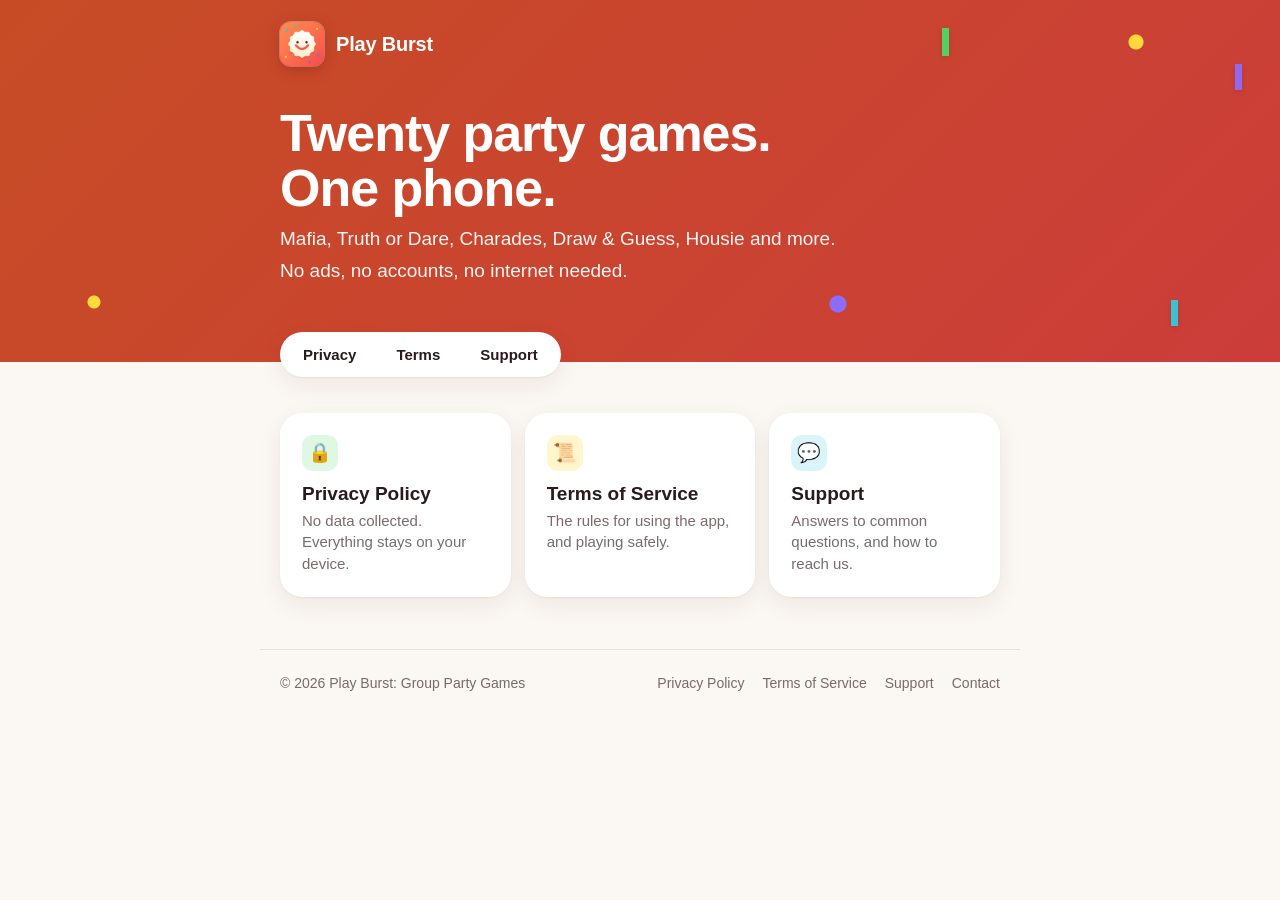
<file: index.html>
<!DOCTYPE html>
<html lang="en">
<head>
<meta charset="utf-8">
<meta name="viewport" content="width=device-width, initial-scale=1">
<title>Play Burst: Group Party Games</title>
<meta name="description" content="Play Burst: twenty party games on one phone.">
<meta name="theme-color" content="#f86d4d">
<link rel="icon" href="assets/favicon.png">
<link rel="apple-touch-icon" href="assets/icon.png">
<link rel="stylesheet" href="assets/style.css">
</head>
<body>
<header class="hero">
  <div class="wrap">
    <a class="brand" href="index.html"><img src="assets/icon.png" alt="" width="44" height="44"><span>Play Burst</span></a>
    <h1>Twenty party games.<br>One phone.</h1>
    <p class="lede">Mafia, Truth or Dare, Charades, Draw &amp; Guess, Housie and more. No ads, no accounts, no internet needed.</p>
  </div>
</header>
<div class="tabs"><div class="wrap"><nav aria-label="Pages"><a href="privacy.html">Privacy</a><a href="terms.html">Terms</a><a href="support.html">Support</a></nav></div></div>
<main><div class="wrap">
<div class="pages">
  <a href="privacy.html"><span class="icon i-green" aria-hidden="true">🔒</span><strong>Privacy Policy</strong><span>No data collected. Everything stays on your device.</span></a>
  <a href="terms.html"><span class="icon i-yellow" aria-hidden="true">📜</span><strong>Terms of Service</strong><span>The rules for using the app, and playing safely.</span></a>
  <a href="support.html"><span class="icon i-cyan" aria-hidden="true">💬</span><strong>Support</strong><span>Answers to common questions, and how to reach us.</span></a>
</div>
</div></main>
<footer><div class="wrap">
  <span>© 2026 Play Burst: Group Party Games</span>
  <nav aria-label="Footer"><a href="privacy.html">Privacy Policy</a><a href="terms.html">Terms of Service</a><a href="support.html">Support</a><a href="mailto:sunil588.k@gmail.com">Contact</a></nav>
</div></footer>
</body>
</html>
</file>
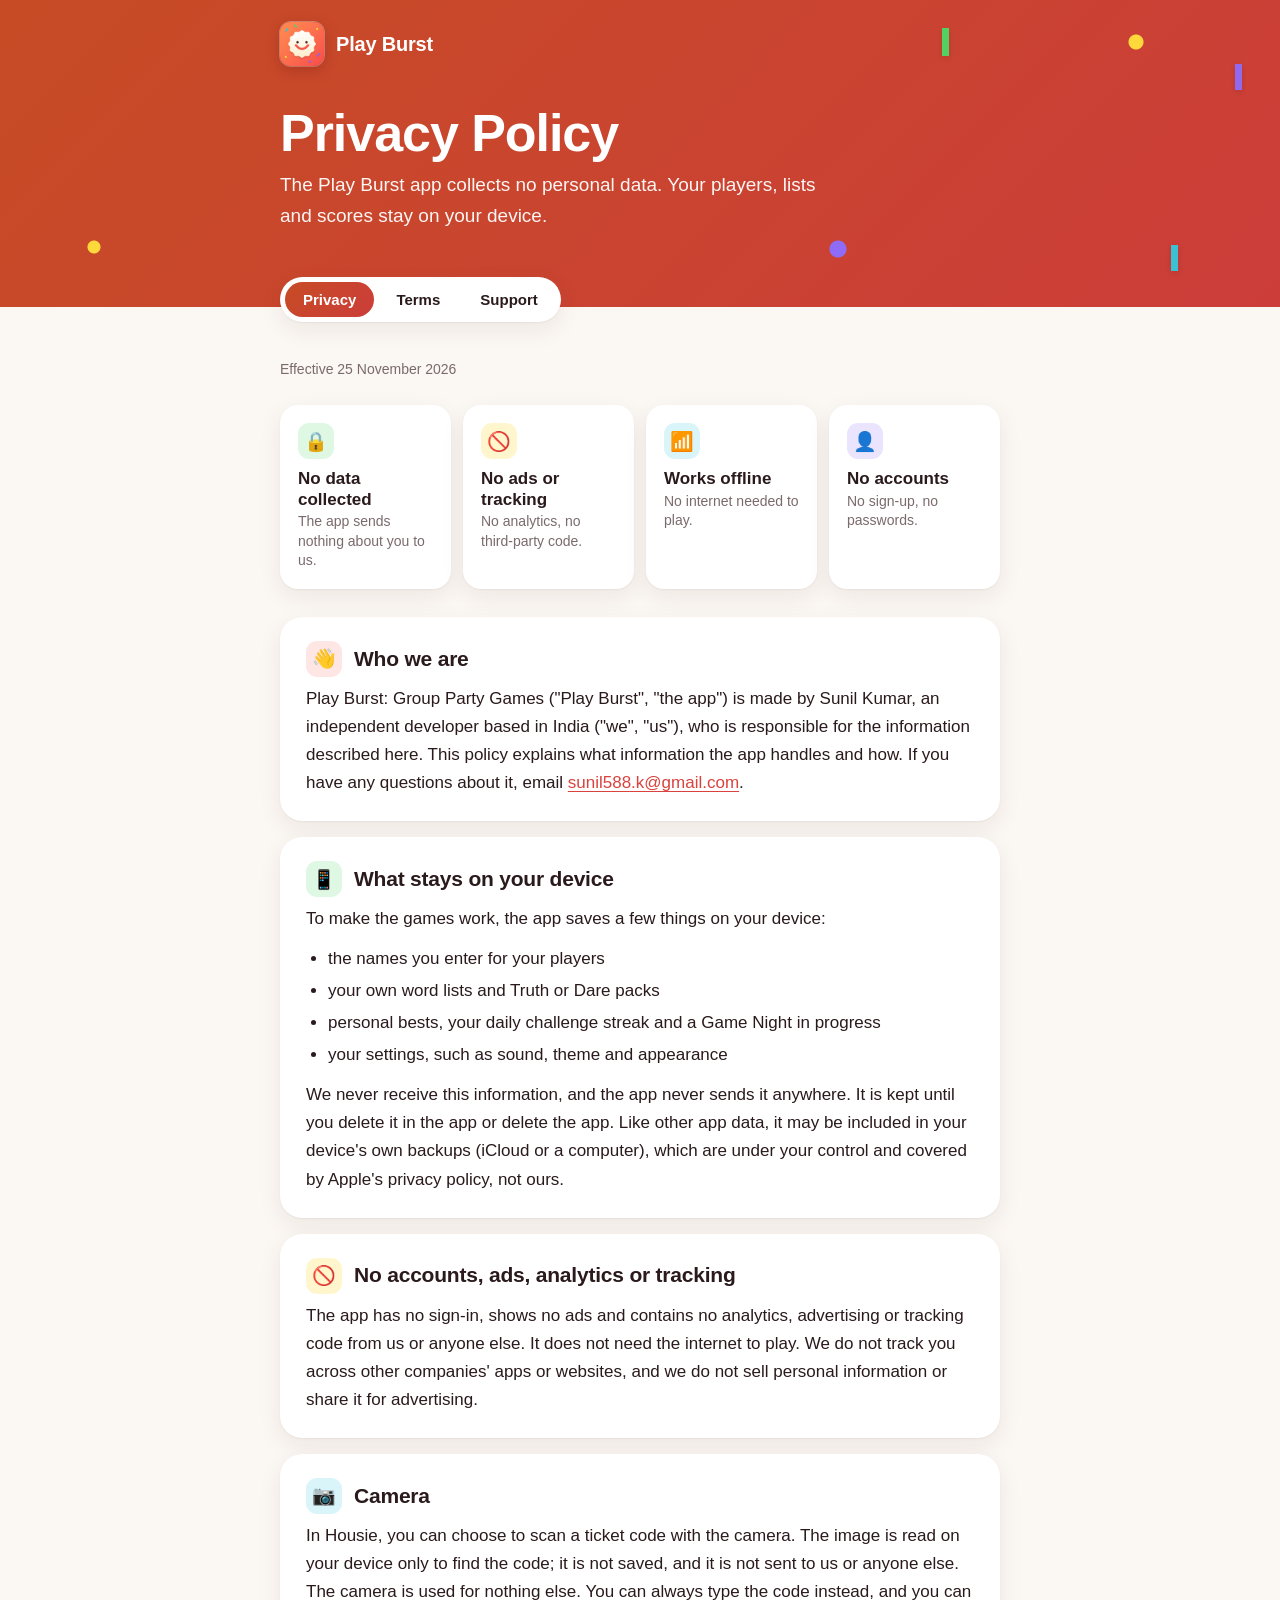
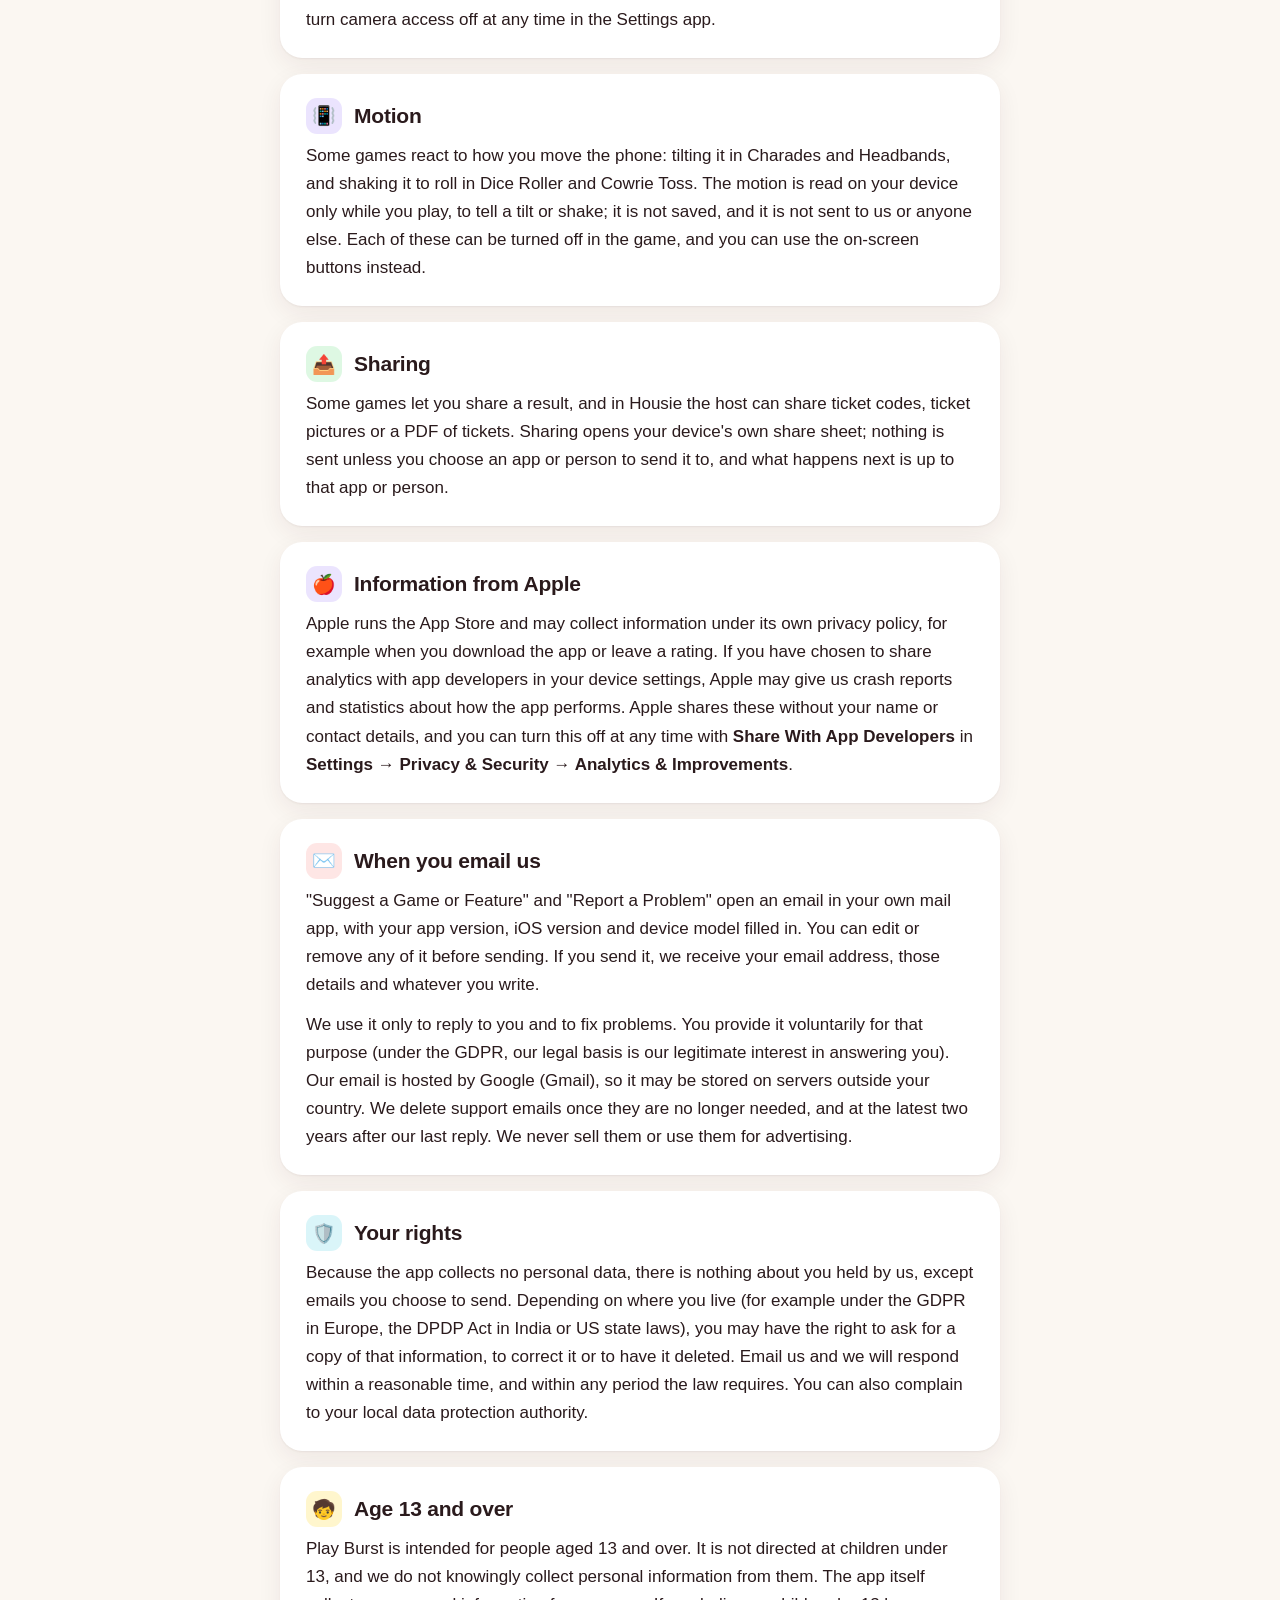
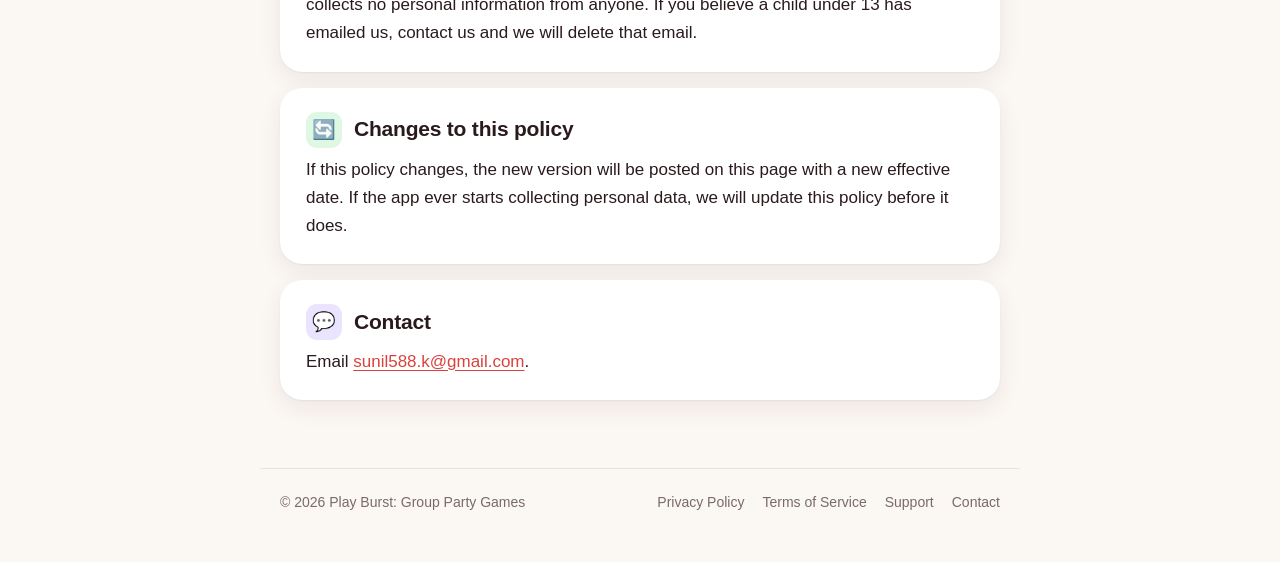
<file: privacy.html>
<!DOCTYPE html>
<html lang="en">
<head>
<meta charset="utf-8">
<meta name="viewport" content="width=device-width, initial-scale=1">
<title>Privacy Policy · Play Burst</title>
<meta name="description" content="The Play Burst app collects no personal data. Your players, lists and scores stay on your device.">
<meta name="theme-color" content="#f86d4d">
<link rel="icon" href="assets/favicon.png">
<link rel="apple-touch-icon" href="assets/icon.png">
<link rel="stylesheet" href="assets/style.css">
</head>
<body>
<header class="hero">
  <div class="wrap">
    <a class="brand" href="index.html"><img src="assets/icon.png" alt="" width="44" height="44"><span>Play Burst</span></a>
    <h1>Privacy Policy</h1>
    <p class="lede">The Play Burst app collects no personal data. Your players, lists and scores stay on your device.</p>
  </div>
</header>
<div class="tabs"><div class="wrap"><nav aria-label="Pages"><a href="privacy.html" aria-current="page">Privacy</a><a href="terms.html">Terms</a><a href="support.html">Support</a></nav></div></div>
<main><div class="wrap">
<p class="meta">Effective 25 November 2026</p>

<div class="glance" role="list">
  <div role="listitem"><span class="icon i-green" aria-hidden="true">🔒</span><strong>No data collected</strong><span>The app sends nothing about you to us.</span></div>
  <div role="listitem"><span class="icon i-yellow" aria-hidden="true">🚫</span><strong>No ads or tracking</strong><span>No analytics, no third-party code.</span></div>
  <div role="listitem"><span class="icon i-cyan" aria-hidden="true">📶</span><strong>Works offline</strong><span>No internet needed to play.</span></div>
  <div role="listitem"><span class="icon i-purple" aria-hidden="true">👤</span><strong>No accounts</strong><span>No sign-up, no passwords.</span></div>
</div>

<section class="card">
  <h2><span class="icon i-coral" aria-hidden="true">👋</span>Who we are</h2>
  <p>Play Burst: Group Party Games ("Play Burst", "the app") is made by Sunil Kumar, an independent developer based in India ("we", "us"), who is responsible for the information described here. This policy explains what information the app handles and how. If you have any questions about it, email <a href="mailto:sunil588.k@gmail.com">sunil588.k@gmail.com</a>.</p>
</section>

<section class="card">
  <h2><span class="icon i-green" aria-hidden="true">📱</span>What stays on your device</h2>
  <p>To make the games work, the app saves a few things on your device:</p>
  <ul>
    <li>the names you enter for your players</li>
    <li>your own word lists and Truth or Dare packs</li>
    <li>personal bests, your daily challenge streak and a Game Night in progress</li>
    <li>your settings, such as sound, theme and appearance</li>
  </ul>
  <p>We never receive this information, and the app never sends it anywhere. It is kept until you delete it in the app or delete the app. Like other app data, it may be included in your device's own backups (iCloud or a computer), which are under your control and covered by Apple's privacy policy, not ours.</p>
</section>

<section class="card">
  <h2><span class="icon i-yellow" aria-hidden="true">🚫</span>No accounts, ads, analytics or tracking</h2>
  <p>The app has no sign-in, shows no ads and contains no analytics, advertising or tracking code from us or anyone else. It does not need the internet to play. We do not track you across other companies' apps or websites, and we do not sell personal information or share it for advertising.</p>
</section>

<section class="card" id="camera">
  <h2><span class="icon i-cyan" aria-hidden="true">📷</span>Camera</h2>
  <p>In Housie, you can choose to scan a ticket code with the camera. The image is read on your device only to find the code; it is not saved, and it is not sent to us or anyone else. The camera is used for nothing else. You can always type the code instead, and you can turn camera access off at any time in the Settings app.</p>
</section>

<section class="card" id="motion">
  <h2><span class="icon i-purple" aria-hidden="true">📳</span>Motion</h2>
  <p>Some games react to how you move the phone: tilting it in Charades and Headbands, and shaking it to roll in Dice Roller and Cowrie Toss. The motion is read on your device only while you play, to tell a tilt or shake; it is not saved, and it is not sent to us or anyone else. Each of these can be turned off in the game, and you can use the on-screen buttons instead.</p>
</section>

<section class="card">
  <h2><span class="icon i-green" aria-hidden="true">📤</span>Sharing</h2>
  <p>Some games let you share a result, and in Housie the host can share ticket codes, ticket pictures or a PDF of tickets. Sharing opens your device's own share sheet; nothing is sent unless you choose an app or person to send it to, and what happens next is up to that app or person.</p>
</section>

<section class="card">
  <h2><span class="icon i-purple" aria-hidden="true">🍎</span>Information from Apple</h2>
  <p>Apple runs the App Store and may collect information under its own privacy policy, for example when you download the app or leave a rating. If you have chosen to share analytics with app developers in your device settings, Apple may give us crash reports and statistics about how the app performs. Apple shares these without your name or contact details, and you can turn this off at any time with <strong>Share With App Developers</strong> in <strong>Settings → Privacy &amp; Security → Analytics &amp; Improvements</strong>.</p>
</section>

<section class="card">
  <h2><span class="icon i-coral" aria-hidden="true">✉️</span>When you email us</h2>
  <p>"Suggest a Game or Feature" and "Report a Problem" open an email in your own mail app, with your app version, iOS version and device model filled in. You can edit or remove any of it before sending. If you send it, we receive your email address, those details and whatever you write.</p>
  <p>We use it only to reply to you and to fix problems. You provide it voluntarily for that purpose (under the GDPR, our legal basis is our legitimate interest in answering you). Our email is hosted by Google (Gmail), so it may be stored on servers outside your country. We delete support emails once they are no longer needed, and at the latest two years after our last reply. We never sell them or use them for advertising.</p>
</section>

<section class="card">
  <h2><span class="icon i-cyan" aria-hidden="true">🛡️</span>Your rights</h2>
  <p>Because the app collects no personal data, there is nothing about you held by us, except emails you choose to send. Depending on where you live (for example under the GDPR in Europe, the DPDP Act in India or US state laws), you may have the right to ask for a copy of that information, to correct it or to have it deleted. Email us and we will respond within a reasonable time, and within any period the law requires. You can also complain to your local data protection authority.</p>
</section>

<section class="card">
  <h2><span class="icon i-yellow" aria-hidden="true">🧒</span>Age 13 and over</h2>
  <p>Play Burst is intended for people aged 13 and over. It is not directed at children under 13, and we do not knowingly collect personal information from them. The app itself collects no personal information from anyone. If you believe a child under 13 has emailed us, contact us and we will delete that email.</p>
</section>

<section class="card">
  <h2><span class="icon i-green" aria-hidden="true">🔄</span>Changes to this policy</h2>
  <p>If this policy changes, the new version will be posted on this page with a new effective date. If the app ever starts collecting personal data, we will update this policy before it does.</p>
</section>

<section class="card">
  <h2><span class="icon i-purple" aria-hidden="true">💬</span>Contact</h2>
  <p>Email <a href="mailto:sunil588.k@gmail.com">sunil588.k@gmail.com</a>.</p>
</section>
</div></main>
<footer><div class="wrap">
  <span>© 2026 Play Burst: Group Party Games</span>
  <nav aria-label="Footer"><a href="privacy.html">Privacy Policy</a><a href="terms.html">Terms of Service</a><a href="support.html">Support</a><a href="mailto:sunil588.k@gmail.com">Contact</a></nav>
</div></footer>
</body>
</html>
</file>
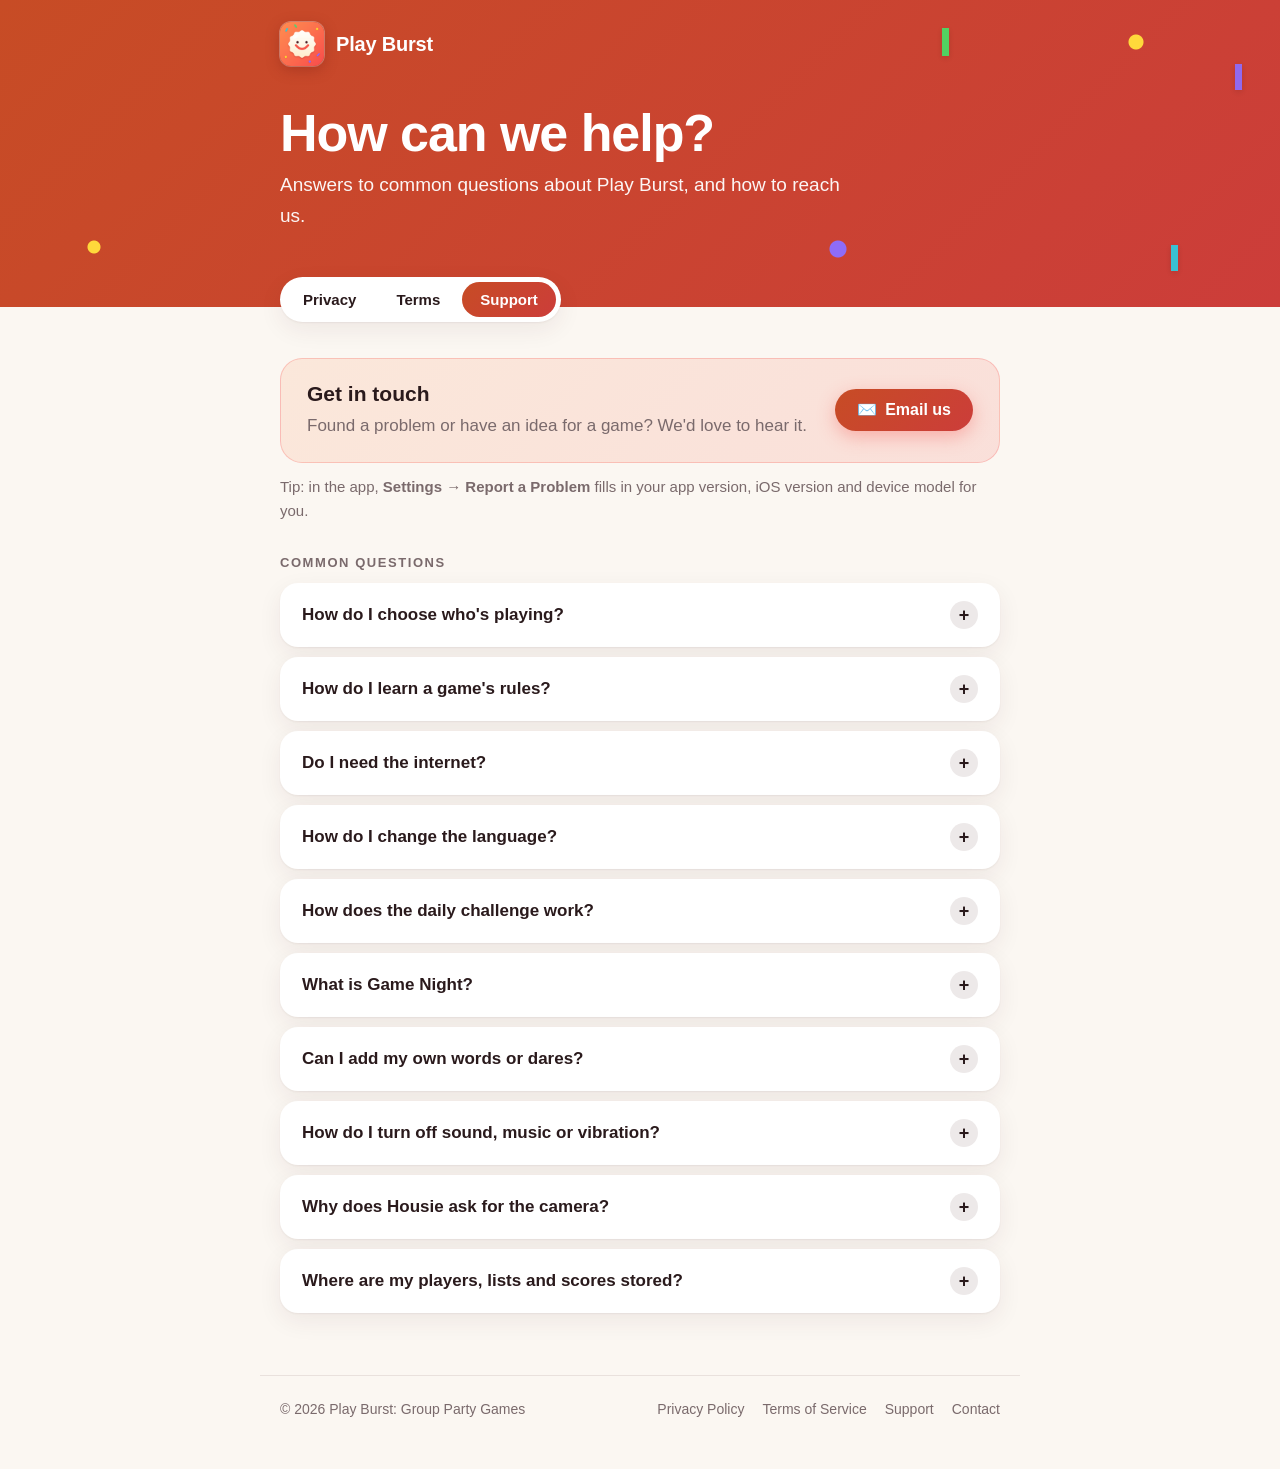
<file: support.html>
<!DOCTYPE html>
<html lang="en">
<head>
<meta charset="utf-8">
<meta name="viewport" content="width=device-width, initial-scale=1">
<title>Support · Play Burst</title>
<meta name="description" content="Help and answers for Play Burst: Group Party Games.">
<meta name="theme-color" content="#f86d4d">
<link rel="icon" href="assets/favicon.png">
<link rel="apple-touch-icon" href="assets/icon.png">
<link rel="stylesheet" href="assets/style.css">
</head>
<body>
<header class="hero">
  <div class="wrap">
    <a class="brand" href="index.html"><img src="assets/icon.png" alt="" width="44" height="44"><span>Play Burst</span></a>
    <h1>How can we help?</h1>
    <p class="lede">Answers to common questions about Play Burst, and how to reach us.</p>
  </div>
</header>
<div class="tabs"><div class="wrap"><nav aria-label="Pages"><a href="privacy.html">Privacy</a><a href="terms.html">Terms</a><a href="support.html" aria-current="page">Support</a></nav></div></div>
<main><div class="wrap">
<section class="contact">
  <div>
    <h2>Get in touch</h2>
    <p>Found a problem or have an idea for a game? We'd love to hear it.</p>
  </div>
  <a class="button" href="mailto:sunil588.k@gmail.com?subject=Play%20Burst%20support"><span aria-hidden="true">✉️</span> Email us</a>
</section>
<p class="hint">Tip: in the app, <strong>Settings → Report a Problem</strong> fills in your app version, iOS version and device model for you.</p>

<h2 class="section-title">Common questions</h2>
<details>
  <summary>How do I choose who's playing?</summary>
  <div><p>Tap <strong>Players</strong> at the top of the Home screen. Add everyone once and every game knows who's playing. You can also add guests for a single game.</p></div>
</details>
<details>
  <summary>How do I learn a game's rules?</summary>
  <div><p>Every game has a short How to Play guide. It opens by itself the first time you play; after that, tap the <kbd>?</kbd> button at the top of the game.</p></div>
</details>
<details>
  <summary>Do I need the internet?</summary>
  <div><p>No. Every game works offline, so it's perfect for road trips and flights.</p></div>
</details>
<details>
  <summary>How do I change the language?</summary>
  <div><p>Play Burst follows your device's language. To choose a different one just for Play Burst, open the <strong>Settings</strong> app, find <strong>Play Burst</strong> and tap <strong>Language</strong>. (This option appears once your device has more than one language in <strong>Settings → General → Language &amp; Region</strong>.)</p><p>The app is in English, Hindi, Spanish, Portuguese, German, French, Japanese, Chinese, Arabic, Indonesian and Turkish.</p></div>
</details>
<details>
  <summary>How does the daily challenge work?</summary>
  <div><p>Each day, the Home screen shows one quick solo game with a target to beat. Hit it to keep your streak going. Once it's done, the card shrinks to show your streak.</p><p>Prefer not to see it? Turn off <strong>Daily Challenge</strong> in Settings; your streak is kept.</p></div>
</details>
<details>
  <summary>What is Game Night?</summary>
  <div><p>Game Night keeps one scoreboard across several games. Start one from the Home screen, play any games you like, and each game's winner gets a point. End the night to crown a champion.</p></div>
</details>
<details>
  <summary>Can I add my own words or dares?</summary>
  <div><p>Yes. Make your own word lists and Truth or Dare packs, and use them in the games that have packs. They stay on your device.</p></div>
</details>
<details>
  <summary>How do I turn off sound, music or vibration?</summary>
  <div><p>Tap the speaker button on the Home screen to mute everything, or open <strong>Settings</strong> in the app to turn sound effects, background music and haptics on or off separately.</p></div>
</details>
<details>
  <summary>Why does Housie ask for the camera?</summary>
  <div><p>Only to scan ticket codes, which is quicker than typing them. You can always type a code instead, and nothing the camera sees is saved. See the <a href="privacy.html#camera">Privacy Policy</a>.</p></div>
</details>
<details>
  <summary>Where are my players, lists and scores stored?</summary>
  <div><p>Only on your device. Nothing is uploaded to us. Deleting the app deletes them from your device, though they may remain in your own iCloud or computer backups. See the <a href="privacy.html">Privacy Policy</a>.</p></div>
</details>
</div></main>
<footer><div class="wrap">
  <span>© 2026 Play Burst: Group Party Games</span>
  <nav aria-label="Footer"><a href="privacy.html">Privacy Policy</a><a href="terms.html">Terms of Service</a><a href="support.html">Support</a><a href="mailto:sunil588.k@gmail.com">Contact</a></nav>
</div></footer>
</body>
</html>
</file>
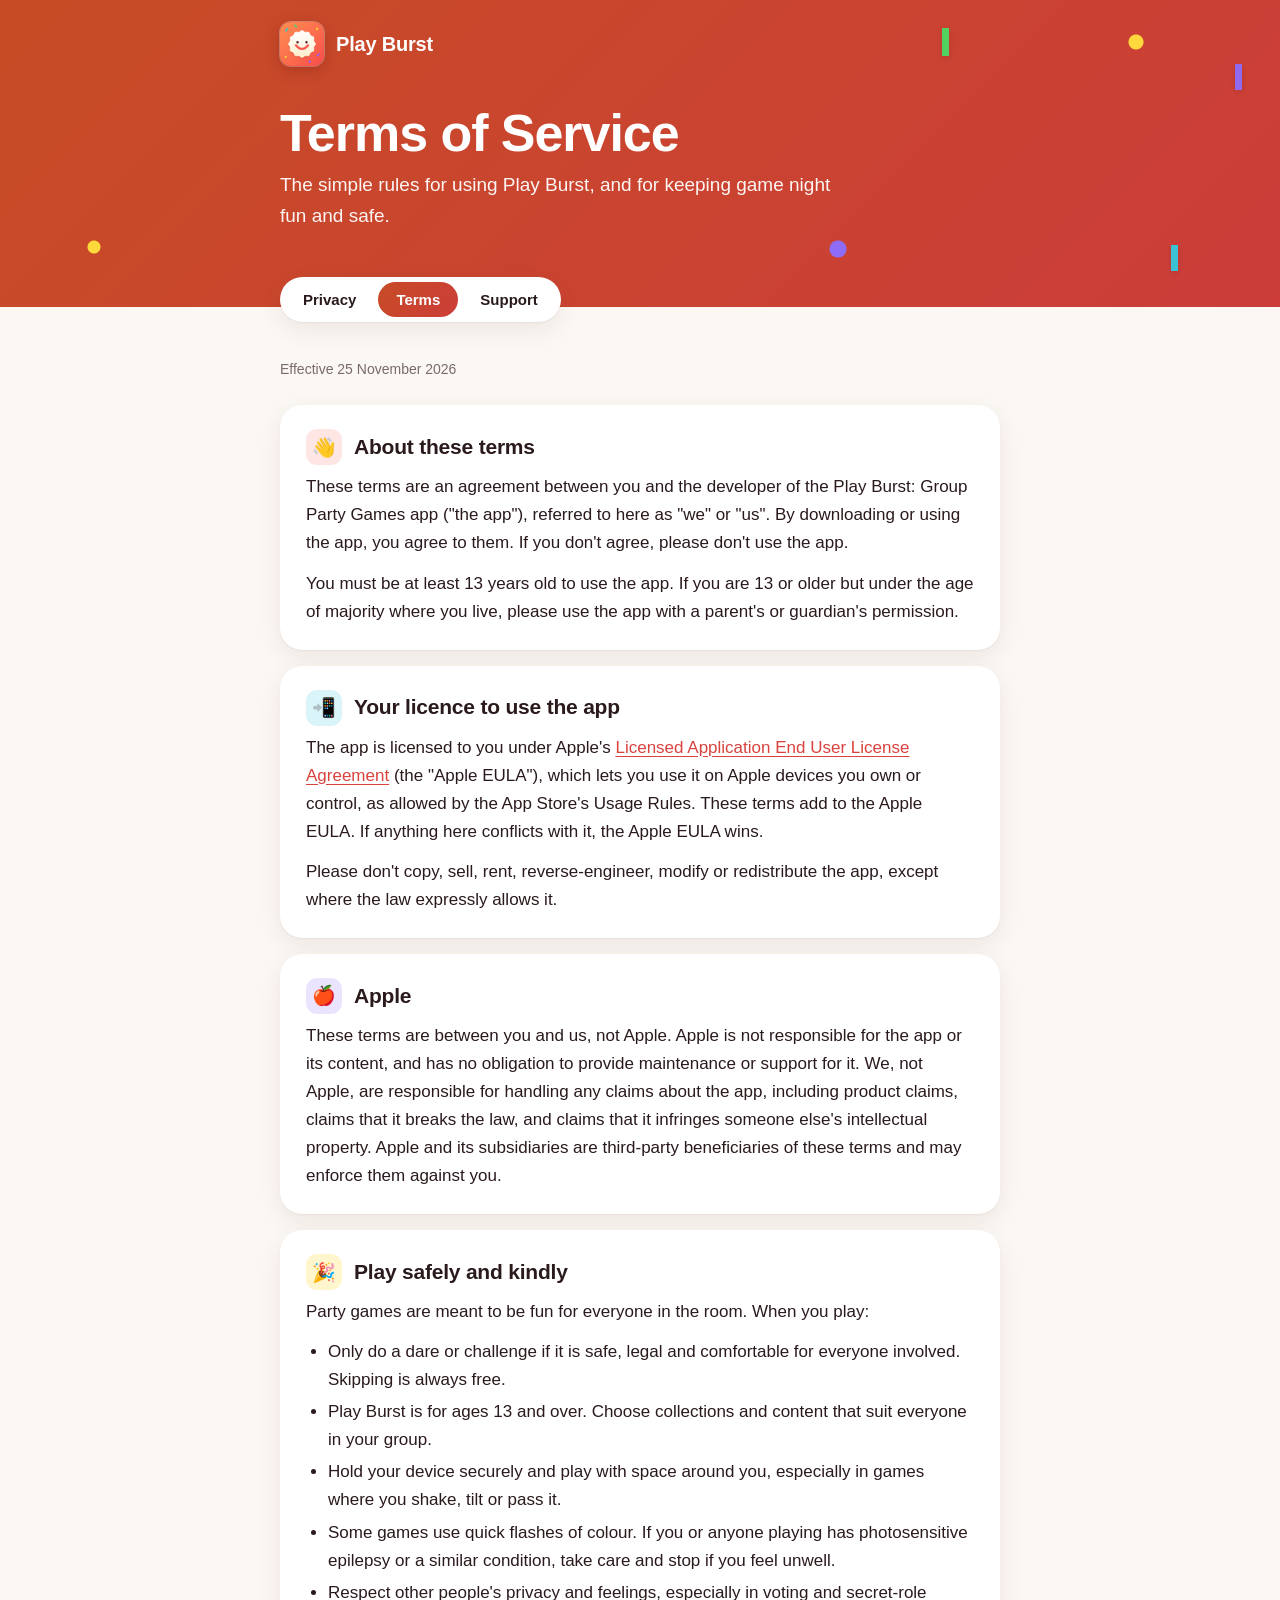
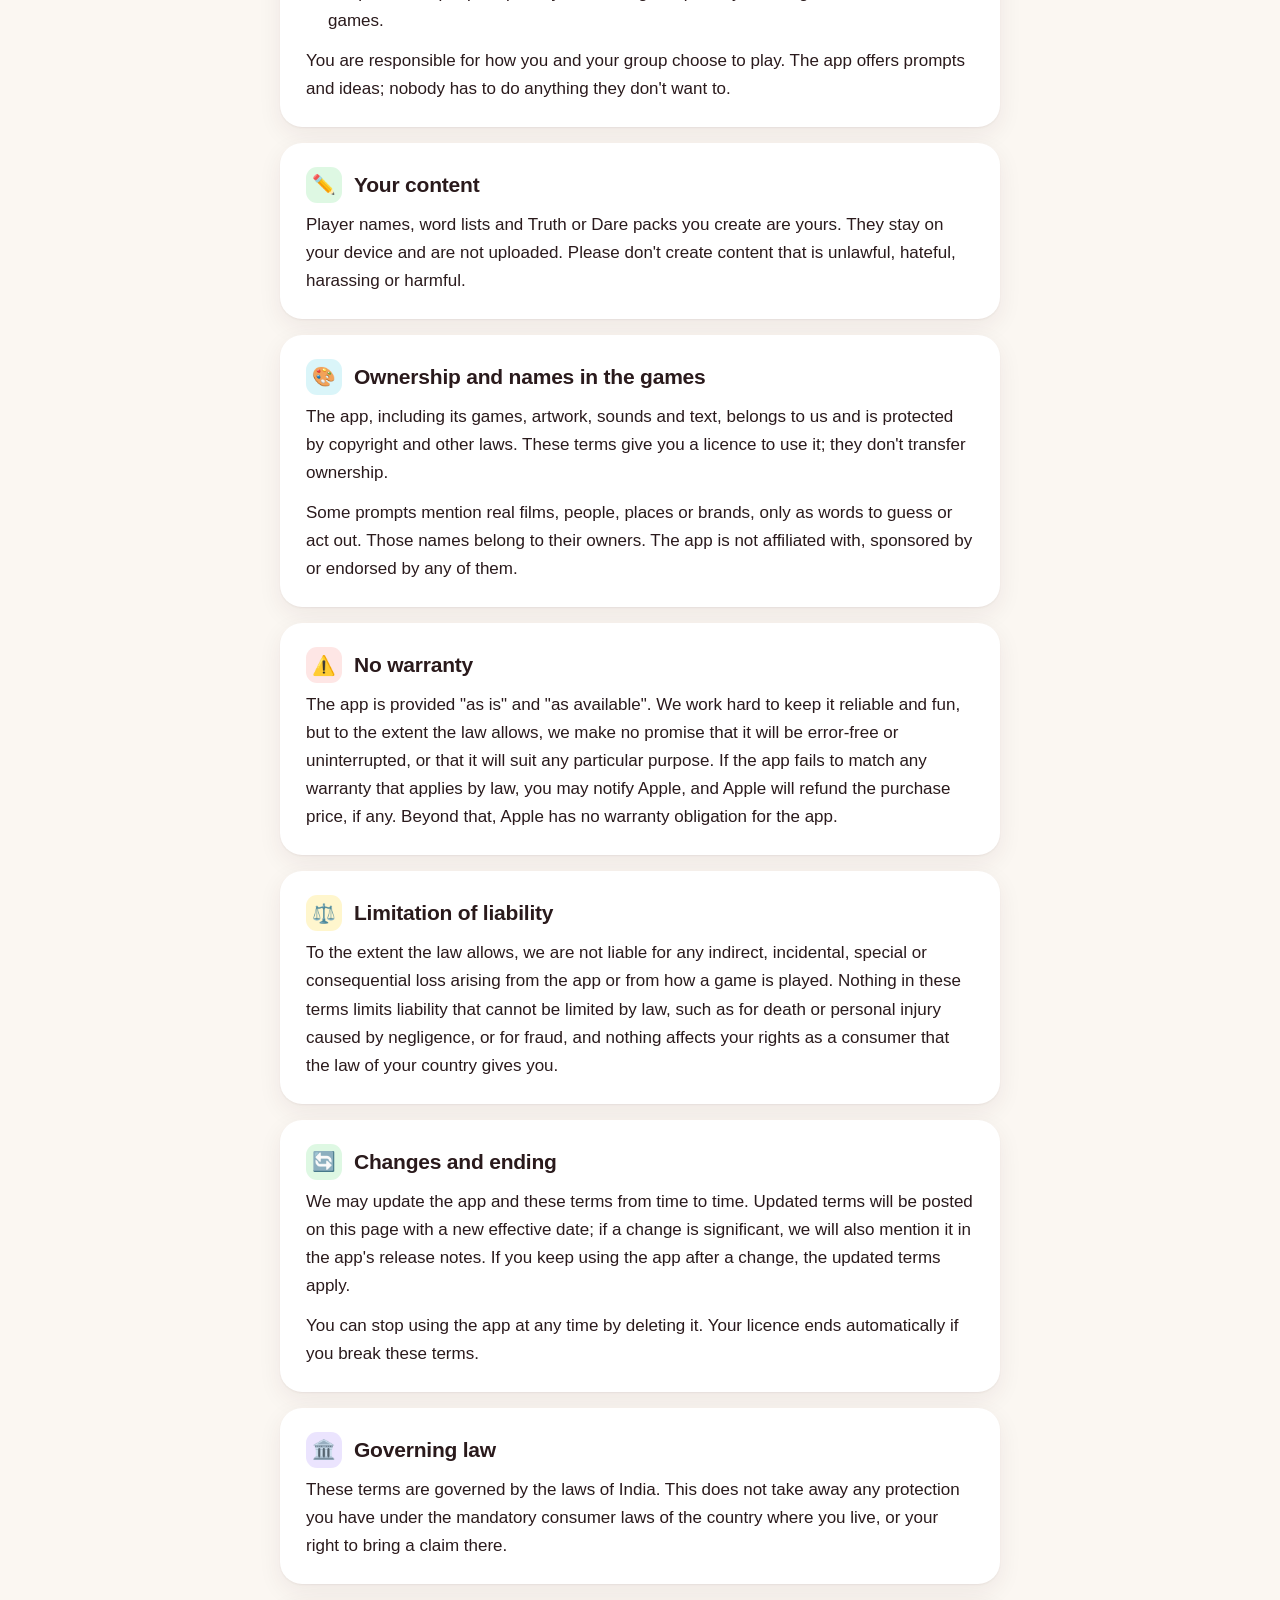
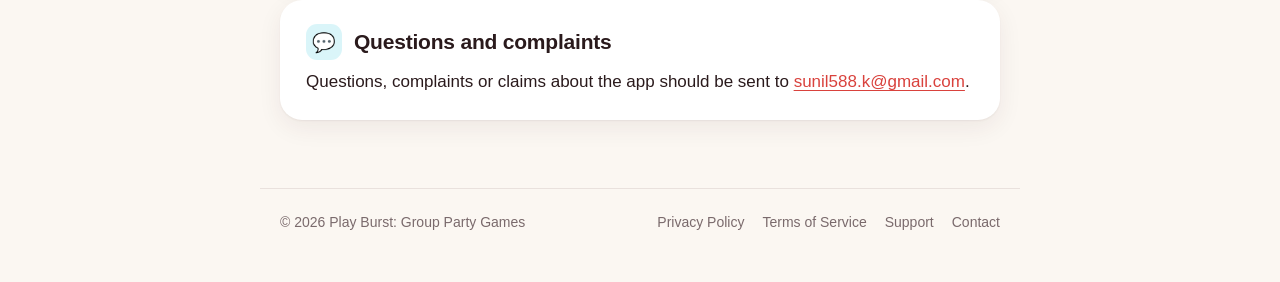
<file: terms.html>
<!DOCTYPE html>
<html lang="en">
<head>
<meta charset="utf-8">
<meta name="viewport" content="width=device-width, initial-scale=1">
<title>Terms of Service · Play Burst</title>
<meta name="description" content="Terms of Service for the Play Burst: Group Party Games app.">
<meta name="theme-color" content="#f86d4d">
<link rel="icon" href="assets/favicon.png">
<link rel="apple-touch-icon" href="assets/icon.png">
<link rel="stylesheet" href="assets/style.css">
</head>
<body>
<header class="hero">
  <div class="wrap">
    <a class="brand" href="index.html"><img src="assets/icon.png" alt="" width="44" height="44"><span>Play Burst</span></a>
    <h1>Terms of Service</h1>
    <p class="lede">The simple rules for using Play Burst, and for keeping game night fun and safe.</p>
  </div>
</header>
<div class="tabs"><div class="wrap"><nav aria-label="Pages"><a href="privacy.html">Privacy</a><a href="terms.html" aria-current="page">Terms</a><a href="support.html">Support</a></nav></div></div>
<main><div class="wrap">
<p class="meta">Effective 25 November 2026</p>

<section class="card">
  <h2><span class="icon i-coral" aria-hidden="true">👋</span>About these terms</h2>
  <p>These terms are an agreement between you and the developer of the Play Burst: Group Party Games app ("the app"), referred to here as "we" or "us". By downloading or using the app, you agree to them. If you don't agree, please don't use the app.</p>
  <p>You must be at least 13 years old to use the app. If you are 13 or older but under the age of majority where you live, please use the app with a parent's or guardian's permission.</p>
</section>

<section class="card">
  <h2><span class="icon i-cyan" aria-hidden="true">📲</span>Your licence to use the app</h2>
  <p>The app is licensed to you under Apple's <a href="https://www.apple.com/legal/internet-services/itunes/dev/stdeula/">Licensed Application End User License Agreement</a> (the "Apple EULA"), which lets you use it on Apple devices you own or control, as allowed by the App Store's Usage Rules. These terms add to the Apple EULA. If anything here conflicts with it, the Apple EULA wins.</p>
  <p>Please don't copy, sell, rent, reverse-engineer, modify or redistribute the app, except where the law expressly allows it.</p>
</section>

<section class="card">
  <h2><span class="icon i-purple" aria-hidden="true">🍎</span>Apple</h2>
  <p>These terms are between you and us, not Apple. Apple is not responsible for the app or its content, and has no obligation to provide maintenance or support for it. We, not Apple, are responsible for handling any claims about the app, including product claims, claims that it breaks the law, and claims that it infringes someone else's intellectual property. Apple and its subsidiaries are third-party beneficiaries of these terms and may enforce them against you.</p>
</section>

<section class="card">
  <h2><span class="icon i-yellow" aria-hidden="true">🎉</span>Play safely and kindly</h2>
  <p>Party games are meant to be fun for everyone in the room. When you play:</p>
  <ul>
    <li>Only do a dare or challenge if it is safe, legal and comfortable for everyone involved. Skipping is always free.</li>
    <li>Play Burst is for ages 13 and over. Choose collections and content that suit everyone in your group.</li>
    <li>Hold your device securely and play with space around you, especially in games where you shake, tilt or pass it.</li>
    <li>Some games use quick flashes of colour. If you or anyone playing has photosensitive epilepsy or a similar condition, take care and stop if you feel unwell.</li>
    <li>Respect other people's privacy and feelings, especially in voting and secret-role games.</li>
  </ul>
  <p>You are responsible for how you and your group choose to play. The app offers prompts and ideas; nobody has to do anything they don't want to.</p>
</section>

<section class="card">
  <h2><span class="icon i-green" aria-hidden="true">✏️</span>Your content</h2>
  <p>Player names, word lists and Truth or Dare packs you create are yours. They stay on your device and are not uploaded. Please don't create content that is unlawful, hateful, harassing or harmful.</p>
</section>

<section class="card">
  <h2><span class="icon i-cyan" aria-hidden="true">🎨</span>Ownership and names in the games</h2>
  <p>The app, including its games, artwork, sounds and text, belongs to us and is protected by copyright and other laws. These terms give you a licence to use it; they don't transfer ownership.</p>
  <p>Some prompts mention real films, people, places or brands, only as words to guess or act out. Those names belong to their owners. The app is not affiliated with, sponsored by or endorsed by any of them.</p>
</section>

<section class="card">
  <h2><span class="icon i-coral" aria-hidden="true">⚠️</span>No warranty</h2>
  <p>The app is provided "as is" and "as available". We work hard to keep it reliable and fun, but to the extent the law allows, we make no promise that it will be error-free or uninterrupted, or that it will suit any particular purpose. If the app fails to match any warranty that applies by law, you may notify Apple, and Apple will refund the purchase price, if any. Beyond that, Apple has no warranty obligation for the app.</p>
</section>

<section class="card">
  <h2><span class="icon i-yellow" aria-hidden="true">⚖️</span>Limitation of liability</h2>
  <p>To the extent the law allows, we are not liable for any indirect, incidental, special or consequential loss arising from the app or from how a game is played. Nothing in these terms limits liability that cannot be limited by law, such as for death or personal injury caused by negligence, or for fraud, and nothing affects your rights as a consumer that the law of your country gives you.</p>
</section>

<section class="card">
  <h2><span class="icon i-green" aria-hidden="true">🔄</span>Changes and ending</h2>
  <p>We may update the app and these terms from time to time. Updated terms will be posted on this page with a new effective date; if a change is significant, we will also mention it in the app's release notes. If you keep using the app after a change, the updated terms apply.</p>
  <p>You can stop using the app at any time by deleting it. Your licence ends automatically if you break these terms.</p>
</section>

<section class="card">
  <h2><span class="icon i-purple" aria-hidden="true">🏛️</span>Governing law</h2>
  <p>These terms are governed by the laws of India. This does not take away any protection you have under the mandatory consumer laws of the country where you live, or your right to bring a claim there.</p>
</section>

<section class="card">
  <h2><span class="icon i-cyan" aria-hidden="true">💬</span>Questions and complaints</h2>
  <p>Questions, complaints or claims about the app should be sent to <a href="mailto:sunil588.k@gmail.com">sunil588.k@gmail.com</a>.</p>
</section>
</div></main>
<footer><div class="wrap">
  <span>© 2026 Play Burst: Group Party Games</span>
  <nav aria-label="Footer"><a href="privacy.html">Privacy Policy</a><a href="terms.html">Terms of Service</a><a href="support.html">Support</a><a href="mailto:sunil588.k@gmail.com">Contact</a></nav>
</div></footer>
</body>
</html>
</file>
<file: assets/style.css>
/* Play Burst: privacy, terms and support pages.
   The app icon's palette: a coral-to-orange gradient, a cream badge, and confetti. */

:root {
  color-scheme: light dark;
  --coral: #f5504b;
  --orange: #ff8a50;
  /* Darker ends of the same gradient, for anything with white text on it (4.7:1 or more) */
  --deep-orange: #c74c25;
  --deep-coral: #cc3d3a;
  --cream: #fff6e5;
  --cocoa: #4a2328;
  --green: #4cd964;
  --cyan: #33c9dc;
  --yellow: #ffd93b;
  --purple: #8e6cf8;

  --bg: #fbf7f2;
  --surface: #ffffff;
  --text: #2a1a1c;
  --muted: #7a6a6c;
  --line: rgba(74, 35, 40, 0.1);
  --link: #d9423d;
  --shadow: 0 1px 2px rgba(74, 35, 40, 0.06), 0 8px 24px rgba(74, 35, 40, 0.07);

  --radius: 22px;
  --rounded: ui-rounded, "SF Pro Rounded", -apple-system, BlinkMacSystemFont, "Segoe UI", Roboto, sans-serif;
  --body: -apple-system, BlinkMacSystemFont, "Segoe UI", Roboto, "Helvetica Neue", sans-serif;
}

@media (prefers-color-scheme: dark) {
  :root {
    --bg: #17110f;
    --surface: #221a18;
    --text: #f6ece6;
    --muted: #b3a29e;
    --line: rgba(255, 236, 225, 0.1);
    --link: #ff8a70;
    --shadow: 0 1px 2px rgba(0, 0, 0, 0.3), 0 8px 24px rgba(0, 0, 0, 0.25);
  }
}

* { box-sizing: border-box; }

html { -webkit-text-size-adjust: 100%; scroll-behavior: smooth; }

body {
  margin: 0;
  background: var(--bg);
  color: var(--text);
  font: 17px/1.65 var(--body);
}

a { color: var(--link); text-underline-offset: 3px; }
a:hover { text-decoration-thickness: 2px; }

.wrap { max-width: 760px; margin: 0 auto; padding: 0 20px; }

/* ---------- Header ---------- */

.hero {
  position: relative;
  overflow: hidden;
  color: #fff;
  background: linear-gradient(135deg, var(--deep-orange) 0%, var(--deep-coral) 100%);
  padding: 22px 0 76px;
}

/* Confetti, as on the icon */
.hero::before,
.hero::after {
  content: "";
  position: absolute;
  inset: 0;
  pointer-events: none;
  background-repeat: no-repeat;
}
.hero::before {
  background-image:
    radial-gradient(circle, var(--yellow) 0 7px, transparent 8px),
    radial-gradient(circle, var(--purple) 0 8px, transparent 9px),
    radial-gradient(circle, var(--yellow) 0 6px, transparent 7px);
  background-size: 40px 40px;
  background-position: right 10% top 22px, right 34% bottom 38px, left 6% bottom 40px;
}
.hero::after {
  background-image:
    linear-gradient(var(--green), var(--green)),
    linear-gradient(var(--cyan), var(--cyan)),
    linear-gradient(var(--purple), var(--purple));
  background-size: 7px 28px, 7px 26px, 7px 26px;
  background-position: right 26% top 28px, right 8% bottom 36px, right 3% top 64px;
  opacity: 0.95;
  filter: drop-shadow(0 2px 3px rgba(0, 0, 0, 0.12));
}
.brand {
  position: relative;
  z-index: 1;
  display: flex;
  align-items: center;
  gap: 12px;
  color: #fff;
  text-decoration: none;
  width: fit-content;
}
.brand img {
  width: 44px;
  height: 44px;
  border-radius: 11px;
  box-shadow: 0 4px 14px rgba(120, 30, 20, 0.35), 0 0 0 1px rgba(255, 255, 255, 0.35);
}
.brand span {
  font: 800 20px/1 var(--rounded);
  letter-spacing: -0.01em;
}

.hero h1 {
  position: relative;
  z-index: 1;
  margin: 40px 0 8px;
  font: 900 clamp(34px, 7vw, 52px)/1.05 var(--rounded);
  letter-spacing: -0.02em;
}
.hero .lede {
  position: relative;
  z-index: 1;
  margin: 0;
  max-width: 560px;
  font-size: 19px;
  opacity: 0.95;
}

/* ---------- Tabs between the pages ---------- */

.tabs {
  position: relative;
  z-index: 2;
  margin-top: -30px;
}
.tabs nav {
  display: flex;
  gap: 4px;
  padding: 5px;
  background: var(--surface);
  border-radius: 999px;
  box-shadow: var(--shadow);
  width: fit-content;
  max-width: 100%;
  overflow-x: auto;
}
.tabs a {
  flex: none;
  padding: 10px 18px;
  border-radius: 999px;
  color: var(--text);
  font: 700 15px/1 var(--rounded);
  text-decoration: none;
  white-space: nowrap;
}
.tabs a:hover { background: var(--line); }
.tabs a[aria-current="page"] {
  color: #fff;
  background: linear-gradient(135deg, var(--deep-orange), var(--deep-coral));
}

/* ---------- Content ---------- */

main { padding: 36px 0 24px; }

.meta {
  margin: 0 0 24px;
  color: var(--muted);
  font-size: 14px;
}

.card {
  background: var(--surface);
  border-radius: var(--radius);
  box-shadow: var(--shadow);
  padding: 24px 26px;
  margin: 0 0 16px;
}
.card h2 {
  display: flex;
  align-items: center;
  gap: 12px;
  margin: 0 0 8px;
  font: 800 21px/1.25 var(--rounded);
  letter-spacing: -0.01em;
}
.card p { margin: 0 0 12px; }
.card p:last-child,
.card ul:last-child { margin-bottom: 0; }
.card ul { margin: 0 0 12px; padding-left: 22px; }
.card li { margin: 4px 0; }

.icon {
  flex: none;
  display: grid;
  place-items: center;
  width: 36px;
  height: 36px;
  border-radius: 11px;
  font-size: 19px;
  line-height: 1;
}
.i-coral  { background: rgba(245, 80, 75, 0.14); }
.i-green  { background: rgba(76, 217, 100, 0.18); }
.i-cyan   { background: rgba(51, 201, 220, 0.18); }
.i-yellow { background: rgba(255, 217, 59, 0.25); }
.i-purple { background: rgba(142, 108, 248, 0.18); }

/* ---------- "At a glance" tiles ---------- */

.glance {
  display: grid;
  grid-template-columns: repeat(auto-fit, minmax(160px, 1fr));
  gap: 12px;
  margin: 0 0 28px;
}
.glance div {
  background: var(--surface);
  border-radius: 18px;
  box-shadow: var(--shadow);
  padding: 18px;
}
.glance strong {
  display: block;
  margin: 10px 0 2px;
  font: 800 17px/1.2 var(--rounded);
}
.glance span:not(.icon) { color: var(--muted); font-size: 14px; line-height: 1.4; display: block; }

.section-title {
  margin: 32px 0 14px;
  font: 800 13px/1 var(--rounded);
  letter-spacing: 0.12em;
  text-transform: uppercase;
  color: var(--muted);
}

/* ---------- Support ---------- */

.contact {
  display: flex;
  flex-wrap: wrap;
  align-items: center;
  justify-content: space-between;
  gap: 16px;
  background: linear-gradient(135deg, rgba(255, 138, 80, 0.14), rgba(245, 80, 75, 0.14));
  border: 1px solid rgba(245, 80, 75, 0.25);
  border-radius: var(--radius);
  padding: 22px 26px;
  margin: 0 0 12px;
}
.contact h2 { margin: 0 0 4px; font: 800 21px/1.25 var(--rounded); }
.contact p { margin: 0; color: var(--muted); }

.button {
  display: inline-flex;
  align-items: center;
  gap: 8px;
  padding: 13px 22px;
  border-radius: 999px;
  color: #fff;
  background: linear-gradient(135deg, var(--deep-orange), var(--deep-coral));
  box-shadow: 0 6px 18px rgba(245, 80, 75, 0.35);
  font: 800 16px/1 var(--rounded);
  text-decoration: none;
  white-space: nowrap;
}
.button:hover { filter: brightness(1.05); text-decoration: none; }

.hint { margin: 0 0 8px; color: var(--muted); font-size: 15px; }

details {
  background: var(--surface);
  border-radius: 18px;
  box-shadow: var(--shadow);
  margin: 0 0 10px;
}
summary {
  display: flex;
  align-items: center;
  justify-content: space-between;
  gap: 16px;
  padding: 18px 22px;
  cursor: pointer;
  list-style: none;
  font: 700 17px/1.35 var(--rounded);
}
summary::-webkit-details-marker { display: none; }
summary::after {
  content: "+";
  flex: none;
  display: grid;
  place-items: center;
  width: 28px;
  height: 28px;
  border-radius: 50%;
  background: var(--line);
  font: 700 18px/1 var(--rounded);
  transition: transform 0.2s ease;
}
details[open] summary::after { transform: rotate(45deg); }
details > div { padding: 0 22px 18px; }
details p { margin: 0 0 10px; }
details p:last-child { margin-bottom: 0; }

kbd {
  font: 600 14px/1 var(--rounded);
  padding: 3px 7px;
  border-radius: 7px;
  background: var(--line);
}

/* ---------- Footer ---------- */

footer {
  padding: 28px 0 48px;
  color: var(--muted);
  font-size: 14px;
}
footer .wrap {
  display: flex;
  flex-wrap: wrap;
  gap: 8px 20px;
  justify-content: space-between;
  border-top: 1px solid var(--line);
  padding-top: 22px;
}
footer nav { display: flex; flex-wrap: wrap; gap: 6px 18px; }
footer a { color: var(--muted); text-decoration: none; }
footer a:hover { color: var(--text); }

/* ---------- Landing ---------- */

.pages {
  display: grid;
  grid-template-columns: repeat(auto-fit, minmax(200px, 1fr));
  gap: 14px;
}
.pages a {
  display: block;
  background: var(--surface);
  border-radius: var(--radius);
  box-shadow: var(--shadow);
  padding: 22px;
  color: var(--text);
  text-decoration: none;
  transition: transform 0.15s ease;
}
.pages a:hover { transform: translateY(-2px); }
.pages strong { display: block; margin: 12px 0 4px; font: 800 19px/1.2 var(--rounded); }
.pages span:not(.icon) { color: var(--muted); font-size: 15px; line-height: 1.45; display: block; }

@media (max-width: 520px) {
  body { font-size: 16px; }
  .card { padding: 20px; }
  .contact { padding: 20px; }
  .hero { padding-bottom: 70px; }
}

@media (prefers-reduced-motion: reduce) {
  * { transition: none !important; scroll-behavior: auto !important; }
}

@media print {
  .hero { background: none; color: #000; padding-bottom: 0; }
  .hero::before, .hero::after, .tabs, footer nav { display: none; }
  .card, details, .glance div { box-shadow: none; border: 1px solid #ddd; }
}
</file>
